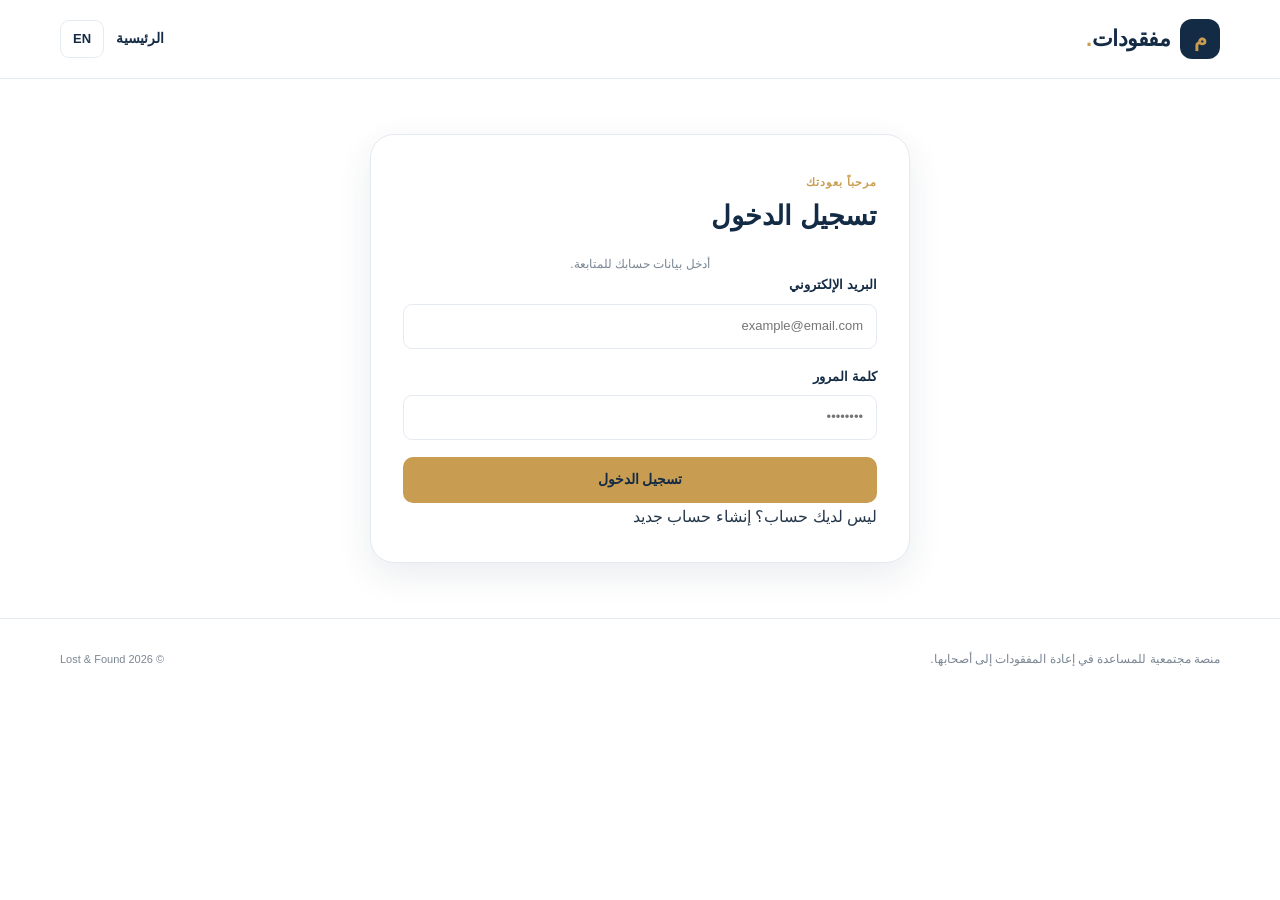
<file: login.html>
<!DOCTYPE html>
<html lang="ar" dir="rtl">

<head>
  <meta charset="UTF-8">
  <meta name="viewport" content="width=device-width, initial-scale=1">
  <meta name="theme-color" content="#142b45">
  <meta name="description" content="تسجيل الدخول إلى منصة المفقودات والموجودات">
  <title>تسجيل الدخول | LostAndFound</title>
  <link rel="stylesheet" href="style.css">
</head>

<body class="auth-page">

  <header class="topbar">
    <div class="container nav-container">

      <a class="brand" href="index.html">
        <span class="brand-mark">م</span>
        <span class="brand-name">مفقودات<span>.</span></span>
      </a>

      <div class="nav-actions">
        <a href="index.html"
           class="login-link"
           data-ar="الرئيسية"
           data-en="Home">الرئيسية</a>

        <button type="button" class="language-btn" id="langBtn">EN</button>
      </div>

    </div>
  </header>

  <main class="auth-wrap">

    <section class="auth-card">

      <div class="auth-heading">
        <span class="eyebrow"
              data-ar="مرحباً بعودتك"
              data-en="WELCOME BACK">
          مرحباً بعودتك
        </span>

        <h1 data-ar="تسجيل الدخول"
            data-en="Log in">
          تسجيل الدخول
        </h1>

        <p class="muted"
           data-ar="أدخل بيانات حسابك للمتابعة."
           data-en="Enter your account details to continue.">
          أدخل بيانات حسابك للمتابعة.
        </p>
      </div>

      <form id="loginForm">

        <div class="form-group">
          <label for="email"
                 data-ar="البريد الإلكتروني"
                 data-en="Email address">
            البريد الإلكتروني
          </label>

          <input
            id="email"
            name="email"
            type="email"
            placeholder="example@email.com"
            required
            autocomplete="email">
        </div>

        <div class="form-group">
          <label for="password"
                 data-ar="كلمة المرور"
                 data-en="Password">
            كلمة المرور
          </label>

          <input
            id="password"
            name="password"
            type="password"
            placeholder="••••••••"
            required
            autocomplete="current-password">
        </div>

        <button
          class="btn btn-gold btn-full"
          type="submit"
          data-ar="تسجيل الدخول"
          data-en="Log in">
          تسجيل الدخول
        </button>

        <p id="formMessage"
           class="form-message"
           role="status"
           aria-live="polite"></p>

      </form>

      <div class="auth-switch">
        <span data-ar="ليس لديك حساب؟"
              data-en="Don't have an account?">
          ليس لديك حساب؟
        </span>

        <a href="register.html"
           data-ar="إنشاء حساب جديد"
           data-en="Create an account">
          إنشاء حساب جديد
        </a>
      </div>

    </section>

  </main>

  <footer class="footer">
    <div class="container footer-inner">
      <p data-ar="منصة مجتمعية للمساعدة في إعادة المفقودات إلى أصحابها."
         data-en="A community platform helping return lost items to their owners.">
        منصة مجتمعية للمساعدة في إعادة المفقودات إلى أصحابها.
      </p>

      <span class="copyright">© 2026 Lost & Found</span>
    </div>
  </footer>

  <script src="app.js"></script>

  <script>
    bindAuthForm("loginForm", "/api/login", "dashboard.html");
  </script>

</body>
</html>
</file>
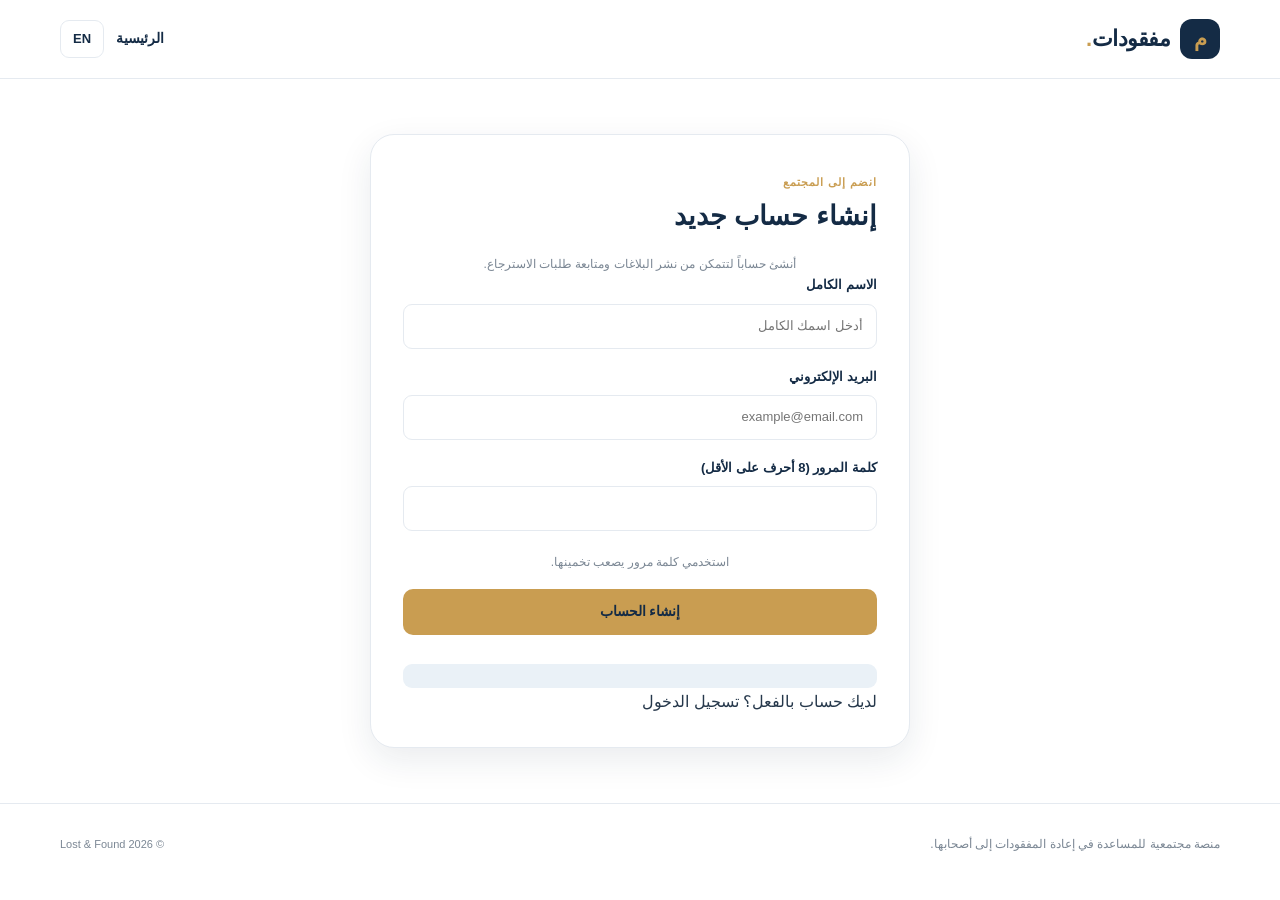
<file: register.html>
<!DOCTYPE html>
<html lang="ar" dir="rtl">

<head>
  <meta charset="UTF-8">
  <meta name="viewport" content="width=device-width, initial-scale=1">
  <meta name="theme-color" content="#142b45">
  <meta name="description" content="إنشاء حساب جديد في منصة المفقودات والموجودات">
  <title>إنشاء حساب | LostAndFound</title>
  <link rel="stylesheet" href="style.css">
</head>

<body class="auth-page">

  <header class="topbar">
    <div class="container nav-container">

      <a class="brand" href="index.html">
        <span class="brand-mark">م</span>
        <span class="brand-name">مفقودات<span>.</span></span>
      </a>

      <div class="nav-actions">

        <a href="index.html"
           class="login-link"
           data-ar="الرئيسية"
           data-en="Home">
          الرئيسية
        </a>

        <button type="button"
                class="language-btn"
                id="langBtn">
          EN
        </button>

      </div>

    </div>
  </header>

  <main class="auth-wrap">

    <section class="auth-card">

      <div class="auth-heading">

        <span class="eyebrow"
              data-ar="انضم إلى المجتمع"
              data-en="JOIN THE COMMUNITY">
          انضم إلى المجتمع
        </span>

        <h1 data-ar="إنشاء حساب جديد"
            data-en="Create your account">
          إنشاء حساب جديد
        </h1>

        <p class="muted"
           data-ar="أنشئ حساباً لتتمكن من نشر البلاغات ومتابعة طلبات الاسترجاع."
           data-en="Create an account to post reports and manage return requests.">
          أنشئ حساباً لتتمكن من نشر البلاغات ومتابعة طلبات الاسترجاع.
        </p>

      </div>

      <form id="registerForm">

        <div class="form-group">

          <label for="name"
                 data-ar="الاسم الكامل"
                 data-en="Full name">
            الاسم الكامل
          </label>

          <input
            id="name"
            name="name"
            type="text"
            placeholder="أدخل اسمك الكامل"
            data-ar-placeholder="أدخل اسمك الكامل"
            data-en-placeholder="Enter your full name"
            required
            maxlength="100"
            autocomplete="name">

        </div>

        <div class="form-group">

          <label for="email"
                 data-ar="البريد الإلكتروني"
                 data-en="Email address">
            البريد الإلكتروني
          </label>

          <input
            id="email"
            name="email"
            type="email"
            placeholder="example@email.com"
            required
            autocomplete="email">

        </div>

        <div class="form-group">

          <label for="password"
                 data-ar="كلمة المرور (8 أحرف على الأقل)"
                 data-en="Password (at least 8 characters)">
            كلمة المرور (8 أحرف على الأقل)
          </label>

          <input
            id="password"
            name="password"
            type="password"
            minlength="8"
            required
            autocomplete="new-password">

          <span class="muted"
                data-ar="استخدمي كلمة مرور يصعب تخمينها."
                data-en="Choose a password that is difficult to guess.">
            استخدمي كلمة مرور يصعب تخمينها.
          </span>

        </div>

        <button
          class="btn btn-gold btn-full"
          type="submit"
          data-ar="إنشاء الحساب"
          data-en="Create account">
          إنشاء الحساب
        </button>

        <p id="formMessage"
           class="form-message"
           role="status"
           aria-live="polite">
        </p>

      </form>

      <div class="auth-switch">

        <span data-ar="لديك حساب بالفعل؟"
              data-en="Already have an account?">
          لديك حساب بالفعل؟
        </span>

        <a href="login.html"
           data-ar="تسجيل الدخول"
           data-en="Log in">
          تسجيل الدخول
        </a>

      </div>

    </section>

  </main>

  <footer class="footer">
    <div class="container footer-inner">

      <p data-ar="منصة مجتمعية للمساعدة في إعادة المفقودات إلى أصحابها."
         data-en="A community platform helping return lost items to their owners.">
        منصة مجتمعية للمساعدة في إعادة المفقودات إلى أصحابها.
      </p>

      <span class="copyright">© 2026 Lost & Found</span>

    </div>
  </footer>

  <script src="app.js"></script>

  <script>
    bindAuthForm("registerForm", "/api/register", "dashboard.html");
  </script>

</body>
</html>
</file>
<file: style.css>
/* =====================================================
   LOST & FOUND - Main Stylesheet
   Compatible with:
   index.html | dashboard.html | report.html
   login.html | register.html
   ===================================================== */

/* ---------- 1. الألوان والإعدادات العامة ---------- */

:root {
  --navy: #142b45;
  --navy-light: #203e5e;
  --blue: #315b7d;
  --blue-light: #eaf1f7;

  --gold: #c99d51;
  --gold-light: #f4ead7;

  --paper: #f7f8fa;
  --white: #ffffff;
  --ink: #26384b;
  --muted: #7b8794;
  --line: #e5eaf0;

  --green: #238568;
  --green-light: #e7f5ef;
  --red: #b94b4b;
  --red-light: #fff0f0;

  --shadow-sm: 0 4px 14px rgba(20, 43, 69, 0.06);
  --shadow-md: 0 12px 35px rgba(20, 43, 69, 0.09);
  --shadow-lg: 0 22px 55px rgba(20, 43, 69, 0.13);

  --radius-sm: 10px;
  --radius-md: 16px;
  --radius-lg: 24px;

  --transition: 0.25s ease;
}

* {
  box-sizing: border-box;
  margin: 0;
  padding: 0;
}

html {
  scroll-behavior: smooth;
  scroll-padding-top: 90px;
}

body {
  font-family: "Segoe UI", Tahoma, Arial, sans-serif;
  background: var(--white);
  color: var(--ink);
  line-height: 1.7;
  min-height: 100vh;
}

button,
input,
textarea,
select {
  font: inherit;
}

button,
a {
  -webkit-tap-highlight-color: transparent;
}

button {
  cursor: pointer;
}

a {
  color: inherit;
  text-decoration: none;
}

img {
  display: block;
  max-width: 100%;
}

.container {
  width: min(1160px, calc(100% - 40px));
  margin-inline: auto;
}

section {
  scroll-margin-top: 85px;
}

/* ---------- 2. شريط التنقل ---------- */

.topbar {
  position: sticky;
  top: 0;
  z-index: 1000;
  width: 100%;
  background: rgba(255, 255, 255, 0.96);
  border-bottom: 1px solid var(--line);
  backdrop-filter: blur(12px);
}

.nav-container {
  min-height: 78px;
  display: flex;
  align-items: center;
  justify-content: space-between;
  gap: 28px;
}

.brand {
  display: inline-flex;
  align-items: center;
  gap: 10px;
  flex-shrink: 0;
  color: var(--navy);
  font-weight: 800;
}

.brand-icon,
.brand-mark {
  width: 40px;
  height: 40px;
  display: inline-flex;
  justify-content: center;
  align-items: center;
  border-radius: 12px;
  background: var(--navy);
  color: var(--gold);
  font-size: 21px;
  font-weight: 800;
}

.brand-name {
  font-size: 22px;
  letter-spacing: -0.5px;
}

.brand-name > span {
  color: var(--gold);
}

.nav-links {
  display: flex;
  align-items: center;
  justify-content: center;
  gap: 30px;
}

.nav-links a {
  color: #526174;
  font-size: 14px;
  font-weight: 600;
  transition: var(--transition);
}

.nav-links a:hover {
  color: var(--gold);
}

.nav-actions {
  display: flex;
  align-items: center;
  gap: 12px;
}

.language-btn,
.lang {
  min-width: 42px;
  height: 38px;
  padding: 0 12px;
  border: 1px solid var(--line);
  border-radius: 9px;
  background: var(--white);
  color: var(--navy);
  font-size: 13px;
  font-weight: 700;
  transition: var(--transition);
}

.language-btn:hover,
.lang:hover {
  border-color: var(--gold);
  color: var(--gold);
}

.login-link {
  color: var(--navy);
  font-size: 14px;
  font-weight: 700;
  transition: var(--transition);
}

.login-link:hover {
  color: var(--gold);
}

.nav-register {
  padding: 10px 18px;
  border-radius: 9px;
  background: var(--navy);
  color: var(--white);
  font-size: 13px;
  font-weight: 700;
  transition: var(--transition);
}

.nav-register:hover {
  background: var(--gold);
  color: var(--navy);
}

/* ---------- 3. الأزرار ---------- */

.btn {
  min-height: 46px;
  padding: 11px 22px;
  display: inline-flex;
  align-items: center;
  justify-content: center;
  gap: 10px;
  border: 1px solid transparent;
  border-radius: 10px;
  font-size: 14px;
  font-weight: 700;
  transition: transform var(--transition),
              background var(--transition),
              color var(--transition),
              box-shadow var(--transition);
}

.btn:hover {
  transform: translateY(-2px);
}

.btn-primary {
  background: var(--gold);
  color: var(--navy);
  box-shadow: 0 7px 18px rgba(201, 157, 81, 0.2);
}

.btn-primary:hover {
  background: #d9b36f;
  box-shadow: 0 10px 22px rgba(201, 157, 81, 0.28);
}

.btn-secondary {
  border-color: var(--line);
  background: var(--white);
  color: var(--navy);
}

.btn-secondary:hover {
  border-color: var(--gold);
  color: var(--gold);
}

.btn-light {
  background: var(--white);
  color: var(--navy);
}

.btn-light:hover {
  background: var(--gold-light);
}

.btn-gold {
  background: var(--gold);
  color: var(--navy);
  border: none;
}

.btn-gold:hover {
  background: #d9b36f;
}

.btn-full {
  width: 100%;
}

.btn-small {
  min-height: 34px;
  padding: 6px 12px;
  border: none;
  border-radius: 7px;
  font-size: 12px;
  font-weight: 700;
}

.btn-small:hover {
  opacity: 0.85;
}

button:disabled {
  cursor: not-allowed;
  opacity: 0.6;
}

/* ---------- 4. الواجهة الرئيسية Hero ---------- */

.hero {
  position: relative;
  overflow: hidden;
  padding: 95px 0 105px;
  background:
    radial-gradient(circle at 8% 15%, rgba(201, 157, 81, 0.09), transparent 26%),
    linear-gradient(135deg, #f8fafc 0%, #eef3f8 100%);
}

.hero-layout {
  display: grid;
  grid-template-columns: 1.05fr 0.95fr;
  align-items: center;
  gap: 55px;
}

.hero-copy {
  max-width: 600px;
}

.hero-label {
  display: inline-flex;
  align-items: center;
  gap: 9px;
  padding: 7px 14px;
  margin-bottom: 22px;
  border: 1px solid #e7dfd0;
  border-radius: 30px;
  background: rgba(255, 255, 255, 0.8);
  color: var(--blue);
  font-size: 13px;
  font-weight: 700;
}

.label-dot {
  width: 8px;
  height: 8px;
  border-radius: 50%;
  background: var(--green);
  box-shadow: 0 0 0 4px rgba(35, 133, 104, 0.1);
}

.hero h1 {
  margin-bottom: 20px;
  color: var(--navy);
  font-size: clamp(38px, 5vw, 62px);
  font-weight: 800;
  line-height: 1.35;
  letter-spacing: -1.5px;
}

.hero h1 > span {
  display: block;
}

.hero-highlight {
  color: var(--gold);
}

.hero-description {
  max-width: 540px;
  margin-bottom: 28px;
  color: var(--muted);
  font-size: 16px;
  line-height: 2;
}

.hero-buttons {
  display: flex;
  flex-wrap: wrap;
  gap: 13px;
}

.arrow {
  font-size: 19px;
  line-height: 1;
}

.hero-note {
  display: flex;
  align-items: center;
  gap: 10px;
  margin-top: 28px;
  color: #657386;
  font-size: 13px;
}

.note-icon {
  width: 23px;
  height: 23px;
  display: inline-flex;
  align-items: center;
  justify-content: center;
  border-radius: 50%;
  background: var(--green-light);
  color: var(--green);
  font-size: 13px;
  font-weight: 800;
}

/* ---------- 5. الرسم التوضيحي ---------- */

.hero-art {
  position: relative;
  min-height: 390px;
  display: flex;
  align-items: center;
  justify-content: center;
}

.art-circle {
  position: absolute;
  border-radius: 50%;
  pointer-events: none;
}

.art-circle-one {
  width: 340px;
  height: 340px;
  border: 1px solid rgba(201, 157, 81, 0.25);
  background: rgba(255, 255, 255, 0.22);
}

.art-circle-two {
  width: 270px;
  height: 270px;
  border: 1px dashed rgba(49, 91, 125, 0.2);
}

.art-main-card {
  position: relative;
  z-index: 2;
  width: 260px;
  min-height: 285px;
  padding: 22px;
  display: flex;
  flex-direction: column;
  justify-content: space-between;
  border: 1px solid rgba(255, 255, 255, 0.8);
  border-radius: 23px;
  background: var(--white);
  box-shadow: var(--shadow-lg);
  transform: rotate(-3deg);
}

.art-card-top,
.art-card-bottom {
  display: flex;
  align-items: center;
  justify-content: space-between;
}

.art-card-label {
  color: var(--muted);
  font-size: 10px;
  font-weight: 800;
  letter-spacing: 2px;
}

.art-card-dot {
  width: 9px;
  height: 9px;
  border-radius: 50%;
  background: var(--green);
}

.art-object {
  display: flex;
  flex-direction: column;
  align-items: center;
  margin: 20px 0;
}

.object-handle {
  width: 70px;
  height: 38px;
  border: 9px solid var(--gold);
  border-bottom: none;
  border-radius: 18px 18px 0 0;
}

.object-body {
  position: relative;
  width: 130px;
  height: 105px;
  display: flex;
  align-items: center;
  justify-content: center;
  border: 7px solid var(--navy-light);
  border-radius: 15px;
  background: linear-gradient(145deg, #315b7d, #142b45);
  box-shadow: 0 12px 22px rgba(20, 43, 69, 0.18);
}

.object-line {
  width: 65%;
  height: 3px;
  border-radius: 4px;
  background: rgba(255, 255, 255, 0.3);
}

.object-lock {
  position: absolute;
  bottom: 15px;
  width: 17px;
  height: 17px;
  border: 3px solid var(--gold);
  border-radius: 50%;
}

.art-card-bottom {
  padding-top: 13px;
  border-top: 1px solid var(--line);
  color: var(--navy);
  font-size: 12px;
  font-weight: 700;
}

.art-check {
  color: var(--green);
  font-size: 20px;
}

.floating-card {
  position: absolute;
  z-index: 3;
  display: flex;
  align-items: center;
  gap: 10px;
  padding: 12px 16px;
  border: 1px solid var(--line);
  border-radius: 12px;
  background: var(--white);
  box-shadow: var(--shadow-md);
  color: var(--navy);
  font-size: 12px;
  font-weight: 700;
}

.floating-card-top {
  top: 48px;
  right: 0;
}

.floating-card-bottom {
  bottom: 45px;
  left: 0;
}

.floating-icon {
  width: 29px;
  height: 29px;
  display: inline-flex;
  align-items: center;
  justify-content: center;
  border-radius: 9px;
  background: var(--gold-light);
  color: var(--gold);
  font-size: 20px;
}

.success-icon {
  background: var(--green-light);
  color: var(--green);
}

.art-spark {
  position: absolute;
  color: var(--gold);
  font-size: 25px;
}

.spark-one {
  top: 32px;
  left: 20%;
}

.spark-two {
  right: 12%;
  bottom: 35px;
  font-size: 30px;
}

.spark-three {
  top: 50%;
  left: 5%;
  font-size: 17px;
}

/* ---------- 6. عناوين الأقسام ---------- */

.section-heading {
  margin-bottom: 32px;
}

.section-kicker {
  display: inline-block;
  margin-bottom: 9px;
  color: var(--gold);
  font-size: 11px;
  font-weight: 800;
  letter-spacing: 1.2px;
}

.section-heading h2,
.join-section h2 {
  color: var(--navy);
  font-size: clamp(25px, 3vw, 34px);
  font-weight: 800;
  line-height: 1.4;
}

.section-heading p {
  margin-top: 9px;
  color: var(--muted);
  font-size: 14px;
}

.steps-heading {
  text-align: center;
}

/* ---------- 7. خطوات الاستخدام ---------- */

.steps-section {
  padding: 85px 0;
  background: var(--white);
}

.steps-grid {
  display: grid;
  grid-template-columns: repeat(3, 1fr);
  gap: 22px;
}

.step-card {
  position: relative;
  overflow: hidden;
  min-height: 220px;
  padding: 28px 25px;
  border: 1px solid var(--line);
  border-radius: var(--radius-md);
  background: var(--white);
  box-shadow: var(--shadow-sm);
  transition: var(--transition);
}

.step-card:hover {
  transform: translateY(-5px);
  border-color: rgba(201, 157, 81, 0.5);
  box-shadow: var(--shadow-md);
}

.step-number {
  position: absolute;
  top: 16px;
  left: 20px;
  color: #e8edf2;
  font-size: 34px;
  font-weight: 800;
}

.step-icon {
  width: 48px;
  height: 48px;
  margin-bottom: 18px;
  display: flex;
  align-items: center;
  justify-content: center;
  border-radius: 13px;
  background: var(--gold-light);
  color: var(--gold);
  font-size: 26px;
  font-weight: 700;
}

.step-card h3 {
  margin-bottom: 8px;
  color: var(--navy);
  font-size: 17px;
  font-weight: 800;
}

.step-card p {
  color: var(--muted);
  font-size: 13px;
  line-height: 1.9;
}

/* ---------- 8. قسم البلاغات ---------- */

.reports-section {
  padding: 85px 0;
  background: var(--paper);
}

.reports-heading {
  display: flex;
  align-items: flex-end;
  justify-content: space-between;
  gap: 20px;
}

.reports-heading .section-heading {
  margin-bottom: 25px;
}

.add-report-link {
  flex-shrink: 0;
  display: inline-flex;
  align-items: center;
  gap: 8px;
  padding: 10px 16px;
  margin-bottom: 29px;
  border: 1px solid var(--gold);
  border-radius: 9px;
  background: var(--white);
  color: var(--navy);
  font-size: 13px;
  font-weight: 700;
  transition: var(--transition);
}

.add-report-link:hover {
  background: var(--gold);
}

.add-report-link > span:first-child {
  font-size: 19px;
}

.report-toolbar {
  display: flex;
  align-items: center;
  justify-content: space-between;
  gap: 18px;
  margin-bottom: 25px;
}

.search-wrap {
  position: relative;
  flex: 1;
  max-width: 460px;
}

.search-icon {
  position: absolute;
  top: 50%;
  right: 15px;
  transform: translateY(-50%);
  color: var(--muted);
  font-size: 22px;
  pointer-events: none;
}

.report-search {
  width: 100%;
  height: 47px;
  padding: 0 45px 0 15px;
  border: 1px solid var(--line);
  border-radius: 10px;
  outline: none;
  background: var(--white);
  color: var(--ink);
  font-size: 13px;
  transition: var(--transition);
}

.report-search:focus {
  border-color: var(--gold);
  box-shadow: 0 0 0 3px rgba(201, 157, 81, 0.12);
}

.filter-buttons {
  display: flex;
  flex-wrap: wrap;
  gap: 8px;
}

.filter-btn {
  min-width: 65px;
  padding: 9px 15px;
  border: 1px solid var(--line);
  border-radius: 9px;
  background: var(--white);
  color: #657386;
  font-size: 12px;
  font-weight: 700;
  transition: var(--transition);
}

.filter-btn:hover {
  border-color: var(--gold);
  color: var(--navy);
}

.filter-btn.active {
  border-color: var(--navy);
  background: var(--navy);
  color: var(--white);
}

/* ---------- 9. شبكة البطاقات ---------- */

.items-grid {
  display: grid;
  grid-template-columns: repeat(3, minmax(0, 1fr));
  gap: 22px;
}

.item-card {
  overflow: hidden;
  min-width: 0;
  border: 1px solid var(--line);
  border-radius: var(--radius-md);
  background: var(--white);
  box-shadow: var(--shadow-sm);
  transition: var(--transition);
}

.item-card:hover {
  transform: translateY(-4px);
  box-shadow: var(--shadow-md);
}

.item-image {
  position: relative;
  width: 100%;
  height: 205px;
  overflow: hidden;
  background: #edf1f5;
}

.item-image img {
  width: 100%;
  height: 100%;
  object-fit: cover;
  transition: transform 0.4s ease;
}

.item-card:hover .item-image img {
  transform: scale(1.04);
}

.item-content {
  padding: 18px;
}

.item-content h3,
.item-card h3 {
  margin: 8px 0;
  color: var(--navy);
  font-size: 17px;
  font-weight: 800;
  overflow-wrap: anywhere;
}

.item-content p,
.item-card p {
  color: var(--muted);
  font-size: 13px;
  line-height: 1.8;
  overflow-wrap: anywhere;
}

.item-meta {
  display: flex;
  flex-wrap: wrap;
  align-items: center;
  gap: 9px;
  margin-top: 13px;
  color: var(--muted);
  font-size: 12px;
}

.tag {
  display: inline-flex;
  align-items: center;
  padding: 5px 11px;
  border-radius: 20px;
  background: var(--blue-light);
  color: var(--blue);
  font-size: 11px;
  font-weight: 800;
}

.tag-lost {
  background: var(--red-light);
  color: var(--red);
}

.tag-found {
  background: var(--green-light);
  color: var(--green);
}

.item-card .btn,
.item-content .btn {
  margin-top: 15px;
}

.empty,
.empty-state {
  grid-column: 1 / -1;
  padding: 35px 20px;
  border: 1px dashed #cbd5df;
  border-radius: var(--radius-md);
  background: var(--white);
  color: var(--muted);
  text-align: center;
  font-size: 14px;
}

.loading-message {
  grid-column: 1 / -1;
  padding: 35px 20px;
  color: var(--muted);
  text-align: center;
  font-size: 14px;
}

/* ---------- 10. قسم المشاركة ---------- */

.join-section {
  padding: 65px 0;
  background: linear-gradient(120deg, var(--navy), #244765);
}

.join-inner {
  display: flex;
  align-items: center;
  justify-content: space-between;
  gap: 35px;
}

.join-section .section-kicker {
  color: #e5bd78;
}

.join-section h2 {
  max-width: 650px;
  color: var(--white);
  font-size: clamp(24px, 3vw, 32px);
}

.join-section p {
  margin-top: 10px;
  color: #d0dbe5;
  font-size: 14px;
}

/* ---------- 11. التذييل ---------- */

.footer {
  padding: 30px 0;
  border-top: 1px solid var(--line);
  background: var(--white);
}

.footer-inner {
  display: flex;
  align-items: center;
  justify-content: space-between;
  gap: 20px;
}

.footer-brand .brand-name {
  font-size: 19px;
}

.footer-inner p {
  color: var(--muted);
  font-size: 12px;
}

.copyright {
  color: var(--muted);
  font-size: 11px;
}

/* ---------- 12. صفحات تسجيل الدخول والتسجيل ---------- */

.auth-wrap,
.form-wrap {
  width: min(100% - 30px, 540px);
  margin: 55px auto;
}

.auth-card,
.form-card {
  padding: 32px;
  border: 1px solid var(--line);
  border-radius: var(--radius-lg);
  background: var(--white);
  box-shadow: var(--shadow-md);
}

.auth-card h1,
.form-card h1 {
  margin-bottom: 8px;
  color: var(--navy);
  font-size: 27px;
  font-weight: 800;
}

.auth-card > p,
.form-card > p {
  margin-bottom: 24px;
  color: var(--muted);
  font-size: 13px;
}

.form-card form,
.auth-card form {
  display: flex;
  flex-direction: column;
  gap: 17px;
}

.form-group {
  display: flex;
  flex-direction: column;
  gap: 7px;
}

.form-group label,
.form-card label,
.auth-card label {
  color: var(--navy);
  font-size: 13px;
  font-weight: 700;
}

.form-card input,
.form-card textarea,
.form-card select,
.auth-card input,
.auth-card textarea,
.auth-card select,
.form-group input,
.form-group textarea,
.form-group select {
  width: 100%;
  min-height: 45px;
  padding: 10px 13px;
  border: 1px solid var(--line);
  border-radius: 9px;
  outline: none;
  background: #fff;
  color: var(--ink);
  font-size: 13px;
  transition: var(--transition);
}

.form-card textarea,
.auth-card textarea,
.form-group textarea {
  min-height: 120px;
  resize: vertical;
}

.form-card input:focus,
.form-card textarea:focus,
.form-card select:focus,
.auth-card input:focus,
.auth-card textarea:focus,
.auth-card select:focus,
.form-group input:focus,
.form-group textarea:focus,
.form-group select:focus {
  border-color: var(--gold);
  box-shadow: 0 0 0 3px rgba(201, 157, 81, 0.1);
}

.form-card input[type="file"],
.auth-card input[type="file"] {
  min-height: auto;
  padding: 12px;
  background: var(--paper);
}

.form-message {
  display: none;
  padding: 12px 14px;
  margin-top: 12px;
  border-radius: 9px;
  background: var(--blue-light);
  color: var(--blue);
  font-size: 13px;
}

.form-message:not(:empty) {
  display: block;
}

.form-message.success {
  background: var(--green-light);
  color: var(--green);
}

.form-message.error {
  background: var(--red-light);
  color: var(--red);
}

.muted {
  color: var(--muted);
  font-size: 12px;
}

.form-card .muted,
.auth-card .muted {
  margin-top: 14px;
  text-align: center;
}

#imagePreview {
  margin-top: 12px;
}

#imagePreview img {
  width: 100%;
  max-height: 260px;
  object-fit: contain;
  border: 1px solid var(--line);
  border-radius: 10px;
  background: var(--paper);
}

/* ---------- 13. لوحة المستخدم ---------- */

.dashboard {
  padding: 45px 0 70px;
  background: var(--paper);
  min-height: 75vh;
}

.dashboard .section {
  padding: 25px;
  margin-bottom: 25px;
  border: 1px solid var(--line);
  border-radius: var(--radius-md);
  background: var(--white);
  box-shadow: var(--shadow-sm);
}

.dashboard h1,
.dashboard h2,
.dashboard h3 {
  color: var(--navy);
}

.dashboard h1 {
  font-size: 28px;
}

.dashboard h2 {
  margin-bottom: 18px;
  font-size: 20px;
}

.dashboard p {
  color: var(--muted);
}

.welcome-row {
  display: flex;
  align-items: center;
  justify-content: space-between;
  gap: 20px;
  padding: 25px;
  margin-bottom: 25px;
  border-radius: var(--radius-md);
  background: linear-gradient(120deg, var(--navy), #244765);
  color: var(--white);
}

.welcome-row h1,
.welcome-row h2,
.welcome-row p {
  color: var(--white);
}

.top-actions {
  display: flex;
  align-items: center;
  gap: 10px;
}

.claims-list {
  display: flex;
  flex-direction: column;
  gap: 13px;
}

.claim-row {
  display: flex;
  align-items: center;
  justify-content: space-between;
  gap: 15px;
  padding: 15px;
  border: 1px solid var(--line);
  border-radius: 11px;
  background: #fff;
}

.claim-row p {
  font-size: 13px;
}

.claim-actions {
  display: flex;
  flex-wrap: wrap;
  align-items: center;
  gap: 8px;
}

.claim-actions button {
  padding: 7px 12px;
  border: none;
  border-radius: 7px;
  font-size: 12px;
  font-weight: 700;
}

.claim-actions button:first-child {
  background: var(--green-light);
  color: var(--green);
}

.claim-actions button:last-child {
  background: var(--red-light);
  color: var(--red);
}

#myItems,
#incomingClaims,
#myClaims {
  min-width: 0;
}

#myReportsSection,
#incomingClaimsSection,
#myClaimsSection {
  scroll-margin-top: 100px;
}

/* ---------- 14. عناصر مساعدة ---------- */

.eyebrow {
  color: var(--gold);
  font-size: 11px;
  font-weight: 800;
  letter-spacing: 1px;
}

.brand-mark {
  flex-shrink: 0;
}

.top-actions a,
.top-actions button {
  font-size: 13px;
}

.success {
  color: var(--green);
}

.error {
  color: var(--red);
}

[hidden] {
  display: none !important;
}

/* ---------- 15. دعم اللغة الإنجليزية ---------- */

html[dir="ltr"] body {
  text-align: left;
}

html[dir="ltr"] .search-icon {
  right: auto;
  left: 15px;
}

html[dir="ltr"] .report-search {
  padding: 0 15px 0 45px;
}

html[dir="ltr"] .step-number {
  left: auto;
  right: 20px;
}

html[dir="ltr"] .floating-card-top {
  right: auto;
  left: 0;
}

html[dir="ltr"] .floating-card-bottom {
  left: auto;
  right: 0;
}

html[dir="ltr"] .object-lock {
  direction: ltr;
}

/* ---------- 16. الأجهزة اللوحية ---------- */

@media (max-width: 950px) {
  .container {
    width: min(100% - 32px, 760px);
  }

  .nav-container {
    gap: 15px;
  }

  .nav-links {
    gap: 16px;
  }

  .hero {
    padding: 70px 0;
  }

  .hero-layout {
    gap: 25px;
  }

  .hero-art {
    min-height: 330px;
  }

  .art-circle-one {
    width: 280px;
    height: 280px;
  }

  .art-circle-two {
    width: 225px;
    height: 225px;
  }

  .art-main-card {
    width: 220px;
    min-height: 255px;
  }

  .steps-grid {
    gap: 14px;
  }

  .items-grid {
    grid-template-columns: repeat(2, minmax(0, 1fr));
  }
}

/* ---------- 17. الهواتف ---------- */

@media (max-width: 700px) {
  .container {
    width: calc(100% - 28px);
  }

  .nav-container {
    min-height: auto;
    padding-top: 12px;
    padding-bottom: 12px;
    flex-wrap: wrap;
  }

  .brand-name {
    font-size: 19px;
  }

  .brand-icon,
  .brand-mark {
    width: 35px;
    height: 35px;
    font-size: 18px;
  }

  .nav-links {
    order: 3;
    width: 100%;
    justify-content: center;
    gap: 20px;
    padding-top: 8px;
    border-top: 1px solid var(--line);
  }

  .nav-links a {
    font-size: 12px;
  }

  .nav-actions {
    gap: 8px;
  }

  .language-btn {
    min-width: 36px;
    height: 34px;
    padding: 0 8px;
  }

  .nav-register {
    padding: 8px 11px;
    font-size: 11px;
  }

  .login-link {
    font-size: 12px;
  }

  .hero {
    padding: 55px 0 65px;
  }

  .hero-layout {
    grid-template-columns: 1fr;
    text-align: center;
  }

  .hero-copy {
    max-width: 100%;
  }

  .hero-label {
    margin-inline: auto;
  }

  .hero-description {
    margin-inline: auto;
    font-size: 14px;
  }

  .hero-buttons {
    justify-content: center;
  }

  .hero-note {
    justify-content: center;
  }

  .hero-art {
    min-height: 330px;
    margin-top: 10px;
  }

  .steps-section,
  .reports-section {
    padding: 60px 0;
  }

  .steps-grid {
    grid-template-columns: 1fr;
  }

  .step-card {
    min-height: auto;
  }

  .reports-heading {
    align-items: flex-start;
    flex-direction: column;
    gap: 0;
  }

  .reports-heading .section-heading {
    margin-bottom: 12px;
  }

  .add-report-link {
    margin-bottom: 20px;
  }

  .report-toolbar {
    align-items: stretch;
    flex-direction: column;
  }

  .search-wrap {
    max-width: none;
  }

  .filter-buttons {
    justify-content: center;
  }

  .items-grid {
    grid-template-columns: repeat(2, minmax(0, 1fr));
    gap: 12px;
  }

  .item-image {
    height: 155px;
  }

  .item-content {
    padding: 13px;
  }

  .item-content h3,
  .item-card h3 {
    font-size: 14px;
  }

  .join-inner {
    align-items: flex-start;
    flex-direction: column;
  }

  .footer-inner {
    align-items: center;
    flex-direction: column;
    text-align: center;
  }

  .welcome-row {
    align-items: flex-start;
    flex-direction: column;
  }

  .dashboard .section {
    padding: 17px;
  }

  .claim-row {
    align-items: flex-start;
    flex-direction: column;
  }
}

/* ---------- 18. الهواتف الصغيرة ---------- */

@media (max-width: 420px) {
  .nav-links {
    gap: 12px;
  }

  .nav-links a {
    font-size: 11px;
  }

  .login-link {
    font-size: 11px;
  }

  .nav-register {
    padding: 7px 9px;
    font-size: 10px;
  }

  .hero h1 {
    font-size: 36px;
  }

  .hero-buttons {
    flex-direction: column;
  }

  .hero-buttons .btn {
    width: 100%;
  }

  .hero-art {
    min-height: 290px;
  }

  .art-circle-one {
    width: 245px;
    height: 245px;
  }

  .art-circle-two {
    width: 195px;
    height: 195px;
  }

  .art-main-card {
    width: 195px;
    min-height: 235px;
    padding: 16px;
  }

  .object-body {
    width: 110px;
    height: 85px;
  }

  .floating-card {
    padding: 9px 11px;
    font-size: 10px;
  }

  .floating-card-top {
    top: 20px;
  }

  .floating-card-bottom {
    bottom: 20px;
  }

  .items-grid {
    grid-template-columns: 1fr;
  }

  .item-image {
    height: 200px;
  }

  .auth-card,
  .form-card {
    padding: 22px 17px;
  }

  .form-wrap,
  .auth-wrap {
    margin: 30px auto;
  }

  .dashboard h1 {
    font-size: 23px;
  }

  .dashboard h2 {
    font-size: 18px;
  }
}

/* ---------- 19. تحسينات إضافية ---------- */

::selection {
  background: var(--gold-light);
  color: var(--navy);
}

:focus-visible {
  outline: 3px solid rgba(201, 157, 81, 0.45);
  outline-offset: 3px;
}

@media (prefers-reduced-motion: reduce) {
  *,
  *::before,
  *::after {
    scroll-behavior: auto !important;
    transition-duration: 0.01ms !important;
    animation-duration: 0.01ms !important;
  }
}
</file>
